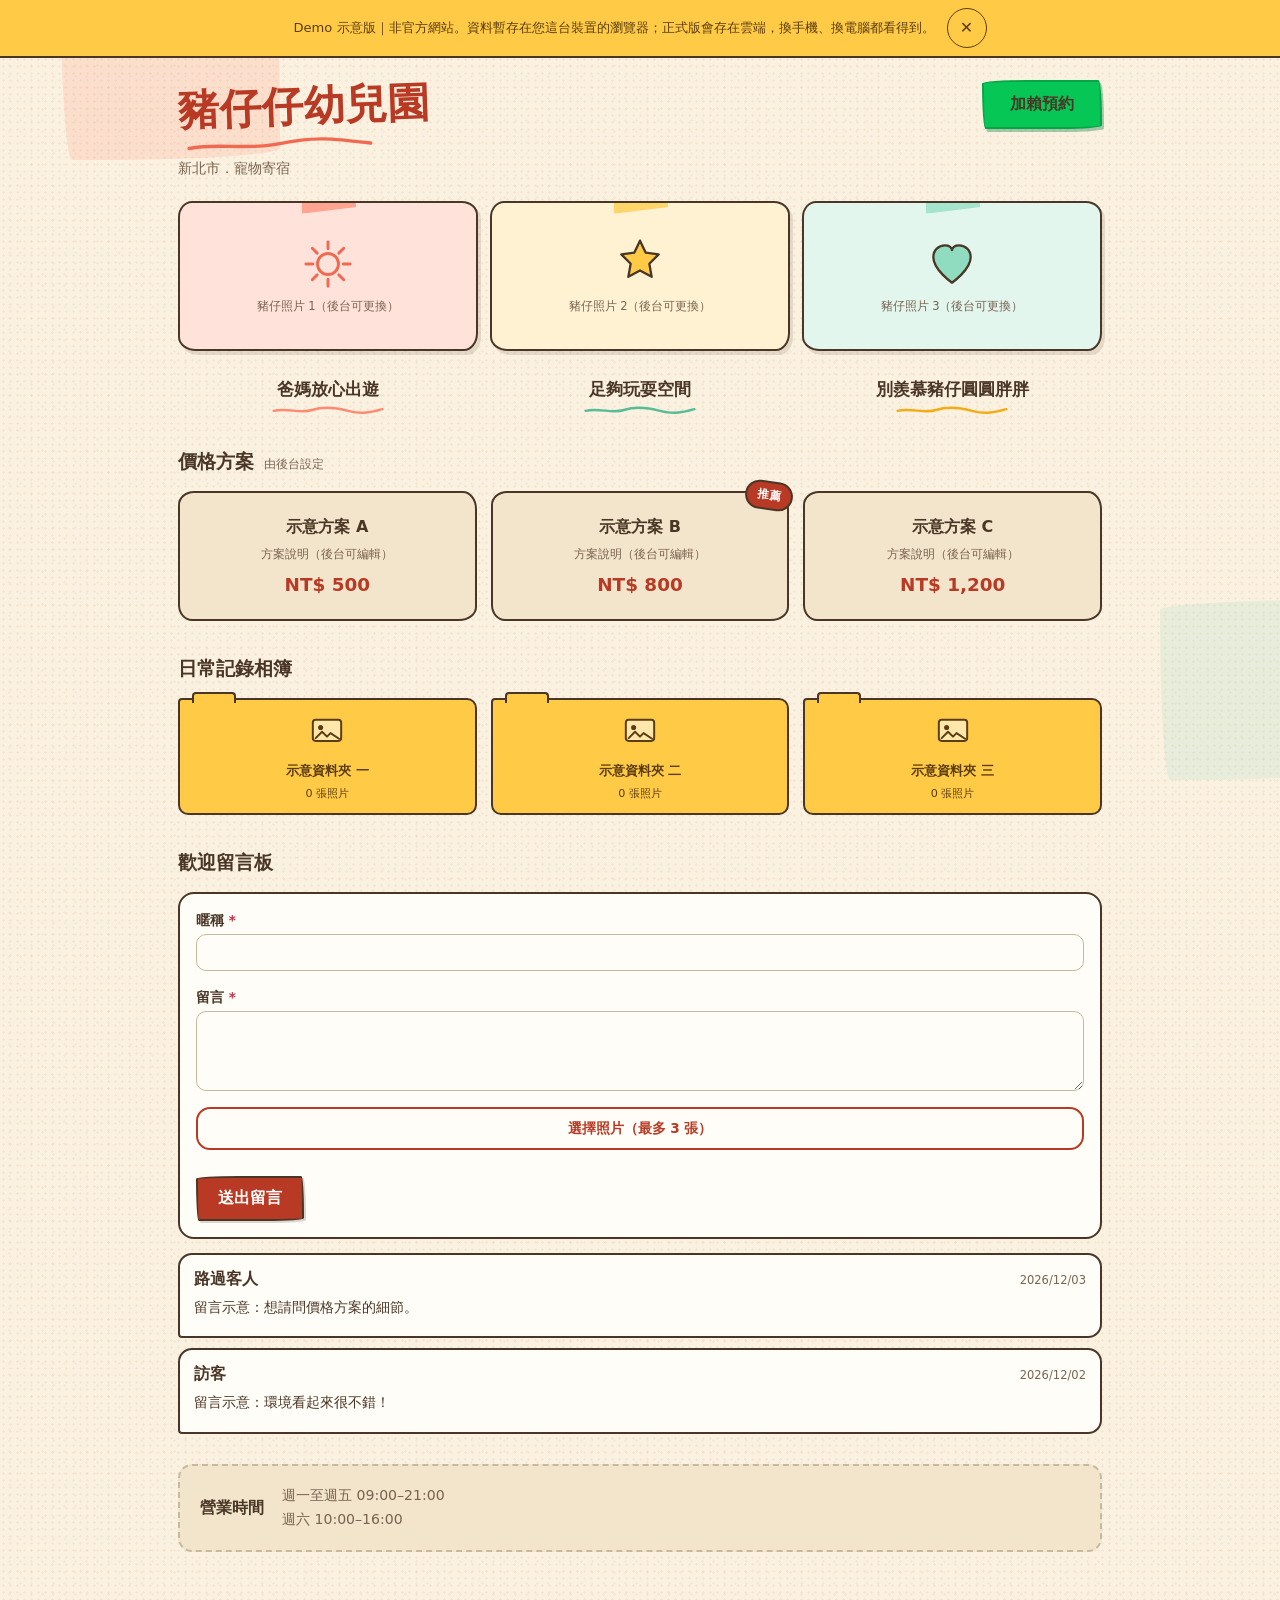
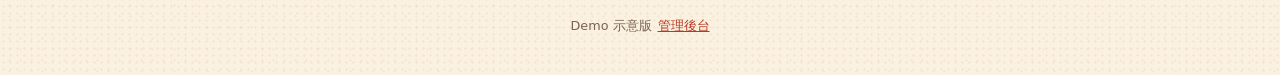
<file: index.html>
<!DOCTYPE html>
<html lang="zh-Hant">
<head>
<meta charset="UTF-8">
<meta name="viewport" content="width=device-width, initial-scale=1">
<meta name="robots" content="noindex,nofollow">
<title>豬仔仔幼兒園｜Demo 示意版</title>
<link rel="stylesheet" href="style.css">
</head>
<body>

<div class="blob" style="width:220px;height:220px;background:var(--coral);top:-60px;left:60px;"></div>
<div class="blob" style="width:180px;height:180px;background:var(--mint);bottom:120px;right:-60px;"></div>

<div id="toast-region" class="toast-region" aria-live="polite" role="status"></div>

<div id="banner" class="top-banner">
  <span>Demo 示意版｜非官方網站。資料暫存在您這台裝置的瀏覽器；正式版會存在雲端，換手機、換電腦都看得到。</span>
  <button type="button" id="bannerClose" aria-label="關閉提示">✕</button>
</div>
<script>(function(){try{if(sessionStorage.getItem('zz-banner-dismissed')==='1'){var b=document.getElementById('banner');if(b)b.style.display='none';}}catch(e){}})();</script>

<template id="tpl-hero-0">
  <div class="photo-frame pink">
    <div class="tape t1"></div>
    <img hidden alt="">
    <svg class="doodle" viewBox="0 0 48 48" aria-hidden="true"><circle cx="24" cy="24" r="9" fill="none" stroke="#f06a52" stroke-width="2.5"/><g stroke="#f06a52" stroke-width="2.5" stroke-linecap="round"><path d="M24 5v6M24 37v6M5 24h6M37 24h6M10.5 10.5l4.2 4.2M33.3 33.3l4.2 4.2M37.5 10.5l-4.2 4.2M14.7 33.3l-4.2 4.2"/></g></svg>
    <div class="cap"></div>
  </div>
</template>
<template id="tpl-hero-1">
  <div class="photo-frame yellow">
    <div class="tape t2"></div>
    <img hidden alt="">
    <svg class="doodle" viewBox="0 0 48 48" aria-hidden="true"><path d="M24 4l4.8 10.2L40 15.7l-8 8.1L34 35 24 29.6 14 35l2-11.2-8-8.1 11.2-1.5Z" fill="#ffcb47" stroke="#4a3626" stroke-width="2" stroke-linejoin="round"/></svg>
    <div class="cap"></div>
  </div>
</template>
<template id="tpl-hero-2">
  <div class="photo-frame mint">
    <div class="tape t3"></div>
    <img hidden alt="">
    <svg class="doodle" viewBox="0 0 48 48" aria-hidden="true"><path d="M24 40S8 29 8 18c0-6 4.5-10 10-10 3 0 5.5 1.6 6 4 .5-2.4 3-4 6-4 5.5 0 10 4 10 10 0 11-16 22-16 22Z" fill="#8fdcc0" stroke="#4a3626" stroke-width="2" stroke-linejoin="round"/></svg>
    <div class="cap"></div>
  </div>
</template>
<template id="tpl-squiggle">
  <svg class="squiggle" viewBox="0 0 140 10" aria-hidden="true"><path d="M2 6 C 20 2, 35 10, 50 5 S 80 2, 95 6 S 120 9, 138 4" fill="none" stroke="currentColor" stroke-width="3" stroke-linecap="round"/></svg>
</template>
<template id="tpl-folder-icon">
  <svg class="folder-thumb" viewBox="0 0 24 24" aria-hidden="true"><rect x="2" y="4" width="20" height="15" rx="2" fill="rgba(255,255,255,.55)" stroke="#5c3d12" stroke-width="1.4"/><circle cx="7.5" cy="9.5" r="1.8" fill="#5c3d12"/><path d="M4 17l4.5-4.5 3.5 3.5 2.5-2.5 6 4" fill="none" stroke="#5c3d12" stroke-width="1.4" stroke-linejoin="round" stroke-linecap="round"/></svg>
</template>

<header class="site-header">
  <div class="brand-row">
    <div>
      <div class="brand-name hand"><span id="brandTitleText">豬仔仔幼兒園</span>
        <svg class="brand-underline" viewBox="0 0 220 14" aria-hidden="true"><path d="M4 8 C 40 2, 70 13, 110 6 S 170 2, 216 9" fill="none" stroke="#f06a52" stroke-width="4" stroke-linecap="round"/></svg>
      </div>
      <p class="brand-sub">新北市．寵物寄宿</p>
    </div>
    <button type="button" class="line-btn" id="lineBtn">加賴預約</button>
  </div>
</header>

<main class="page-shell">
  <section class="hero" id="hero" aria-label="豬仔照片"></section>

  <section class="slogans" id="slogans" aria-label="標語"></section>

  <section aria-label="價格方案">
    <h2 class="sec-title hand">價格方案 <span class="cap-note">由後台設定</span></h2>
    <div id="pricing" class="pricing"></div>
  </section>

  <section aria-label="日常記錄相簿">
    <h2 class="sec-title hand">日常記錄相簿</h2>
    <div id="albumList" class="album"></div>
    <div id="folderDetail" class="folder-view" hidden>
      <button type="button" class="back-btn" id="backToAlbum">← 返回相簿</button>
      <h3 id="folderDetailName"></h3>
      <div id="folderPhotoGrid" class="photo-grid"></div>
    </div>
  </section>

  <section aria-label="歡迎留言板">
    <h2 class="sec-title hand">歡迎留言板</h2>
    <div class="board">
      <form class="msg-form" id="msgForm" novalidate>
        <div class="field">
          <label for="msgName">暱稱 <span class="req">*</span></label>
          <input type="text" id="msgName" name="msgName" maxlength="20" required>
          <span class="field-error" id="msgNameError"></span>
        </div>
        <div class="field">
          <label for="msgText">留言 <span class="req">*</span></label>
          <textarea id="msgText" name="msgText" maxlength="300" required></textarea>
          <span class="field-error" id="msgTextError"></span>
        </div>
        <div class="field">
          <input type="file" id="msgPhotos" accept="image/*" multiple class="visually-hidden">
          <label for="msgPhotos" class="btn-secondary file-picker-btn" id="msgPhotosLabel">選擇照片（最多 3 張）</label>
          <div class="msg-photo-previews" id="msgPhotoPreviews"></div>
          <span class="field-error" id="msgPhotosError"></span>
        </div>
        <div class="form-actions">
          <button type="submit" class="btn-primary">送出留言</button>
        </div>
      </form>
      <ul class="msg-list" id="msgList" aria-label="留言列表"></ul>
    </div>
  </section>

  <section class="hours" aria-label="營業時間">
    <div class="h-label hand">營業時間</div>
    <div class="h-lines" id="hoursLines"></div>
  </section>
</main>

<footer class="site-footer">
  <p>Demo 示意版<a href="admin.html">管理後台</a></p>
</footer>

<div class="sticky-line-bar">
  <button type="button" class="line-btn" id="lineBtnSticky">加賴預約</button>
</div>

<dialog id="lightbox" aria-label="照片檢視">
  <div class="lightbox-inner">
    <img id="lightboxImg" alt="">
    <div class="lightbox-controls">
      <button type="button" id="lbPrev" aria-label="上一張">‹ 上一張</button>
      <button type="button" id="lbClose">關閉</button>
      <button type="button" id="lbNext" aria-label="下一張">下一張 ›</button>
    </div>
  </div>
</dialog>

<script src="store.js"></script>
<script src="app.js"></script>
</body>
</html>
</file>
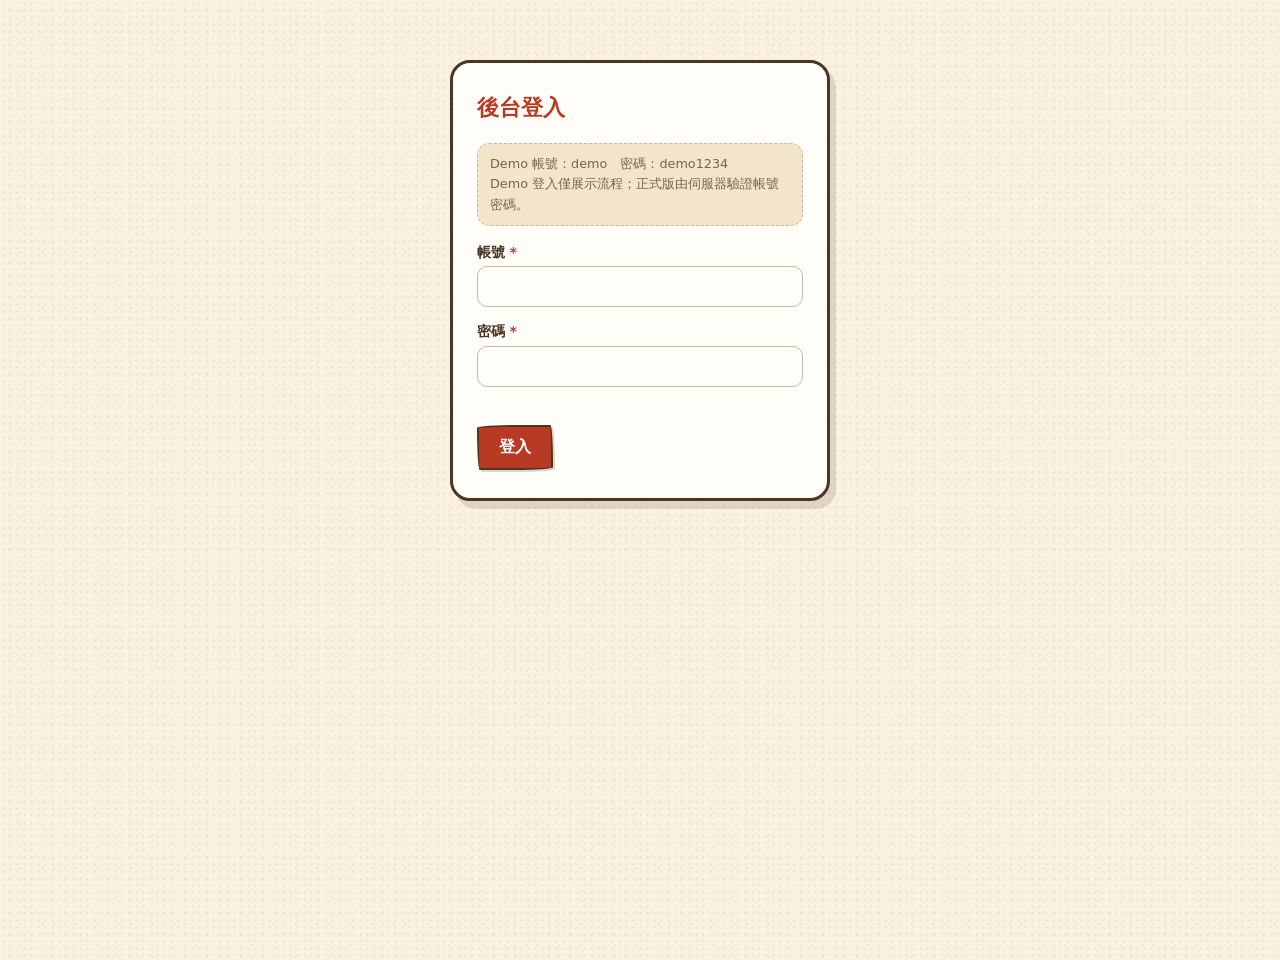
<file: admin.html>
<!DOCTYPE html>
<html lang="zh-Hant">
<head>
<meta charset="UTF-8">
<meta name="viewport" content="width=device-width, initial-scale=1">
<meta name="robots" content="noindex,nofollow">
<title>後台管理｜豬仔仔幼兒園 Demo</title>
<link rel="stylesheet" href="style.css">
</head>
<body>

<div id="toast-region" class="toast-region" aria-live="polite" role="status"></div>

<section id="loginScreen" class="admin-login">
  <h1 class="hand">後台登入</h1>
  <div class="hint-box">Demo 帳號：demo　密碼：demo1234<br>Demo 登入僅展示流程；正式版由伺服器驗證帳號密碼。</div>
  <form id="loginForm" novalidate>
    <div class="field">
      <label for="loginUser">帳號 <span class="req">*</span></label>
      <input type="text" id="loginUser" autocomplete="username" required>
    </div>
    <div class="field">
      <label for="loginPass">密碼 <span class="req">*</span></label>
      <input type="password" id="loginPass" autocomplete="current-password" required>
    </div>
    <p class="login-error" id="loginError" role="alert"></p>
    <button type="submit" class="btn-primary">登入</button>
  </form>
</section>

<div id="appShell" class="admin-shell" hidden>
  <nav class="admin-nav" id="adminNav" aria-label="後台選單">
    <button type="button" data-view="bookings" class="active">預約管理</button>
    <button type="button" data-view="customers">客戶資料</button>
    <button type="button" data-view="fees">費用資料</button>
    <button type="button" data-view="photos">日常記錄</button>
    <button type="button" data-view="plans">價格方案</button>
    <button type="button" data-view="messages">留言管理</button>
    <button type="button" data-view="settings">網站設定</button>
    <div class="admin-nav-bottom">
      <div class="nb-manager"><span class="avatar"></span>管理者：游小瑀</div>
    </div>
    <div class="admin-nav-bottom">
      <a href="index.html" target="_blank" rel="noopener">查看前台</a>
      <button type="button" id="resetDemoBtn">重置 Demo 資料</button>
      <button type="button" id="logoutBtn">登出</button>
    </div>
  </nav>

  <main class="admin-main">
    <section id="view-bookings" data-view-section>
      <h2 class="view-title">預約管理</h2>
      <div class="cal-head">
        <div class="cal-title" id="calTitle"></div>
        <div class="legend">
          <span><span class="sw" style="background:var(--yolk)"></span>待確認</span>
          <span><span class="sw" style="background:var(--mint)"></span>已確認</span>
          <span><span class="sw" style="background:#d9cfc2"></span>已取消</span>
        </div>
      </div>
      <div class="toolbar">
        <button type="button" class="btn-primary" id="newBookingBtn">＋ 新增預約</button>
        <div class="cal-nav">
          <button type="button" id="calPrev">‹ 上月</button>
          <button type="button" id="calToday">今天</button>
          <button type="button" id="calNext">下月 ›</button>
        </div>
      </div>
      <div class="status-filter" id="bookingStatusFilter">
        <button type="button" data-status="all" class="active">全部</button>
        <button type="button" data-status="待確認">待確認</button>
        <button type="button" data-status="已確認">已確認</button>
        <button type="button" data-status="已取消">已取消</button>
      </div>
      <div class="cal-scroll"><div class="cal-grid" id="calGrid"></div></div>
      <div class="day-list" id="dayList"></div>
    </section>

    <section id="view-customers" data-view-section hidden>
      <h2 class="view-title">客戶資料</h2>
      <div class="toolbar">
        <input type="search" class="search-box" id="customerSearch" placeholder="搜尋姓名／電話／寵物名" aria-label="搜尋客戶">
        <button type="button" class="btn-primary" id="newCustomerBtn">＋ 新增客戶</button>
      </div>
      <div class="card-grid" id="customerList"></div>
    </section>

    <section id="view-fees" data-view-section hidden>
      <h2 class="view-title">費用資料</h2>
      <div class="totals-row" id="feeTotals"></div>
      <div class="toolbar">
        <div class="status-filter" id="feeStatusFilter">
          <button type="button" data-status="all" class="active">全部</button>
          <button type="button" data-status="待付款">待付款</button>
          <button type="button" data-status="已付款">已付款</button>
          <button type="button" data-status="已取消">已取消</button>
        </div>
        <button type="button" class="btn-primary" id="newFeeBtn">＋ 新增費用</button>
      </div>
      <div class="table-scroll">
        <table class="data-table">
          <thead><tr><th>客戶</th><th>品項</th><th>價格</th><th>狀態</th><th>操作</th></tr></thead>
          <tbody id="feeTableBody"></tbody>
        </table>
      </div>
    </section>

    <section id="view-photos" data-view-section hidden>
      <h2 class="view-title">日常記錄</h2>
      <div id="folderListView">
        <div class="toolbar"><button type="button" class="btn-primary" id="newFolderBtn">＋ 新增資料夾</button></div>
        <div class="card-grid" id="folderCardList"></div>
      </div>
      <div id="folderDetailView" hidden>
        <button type="button" class="back-btn" id="backToFolders">← 返回資料夾</button>
        <div class="folder-toolbar">
          <h3 id="folderDetailTitle"></h3>
          <button type="button" class="btn-secondary" id="renameFolderBtn">重新命名</button>
          <label class="btn-secondary" style="cursor:pointer;">
            上傳照片
            <input type="file" id="photoUploadInput" accept="image/*" multiple style="display:none;">
          </label>
          <span class="upload-progress" id="uploadProgress" aria-live="polite"></span>
        </div>
        <div class="admin-photo-grid" id="adminPhotoGrid"></div>
      </div>
    </section>

    <section id="view-plans" data-view-section hidden>
      <h2 class="view-title">價格方案</h2>
      <div class="toolbar"><button type="button" class="btn-primary" id="newPlanBtn">＋ 新增方案</button></div>
      <div class="card-grid" id="planList"></div>
    </section>

    <section id="view-messages" data-view-section hidden>
      <h2 class="view-title">留言管理</h2>
      <div id="messageList"></div>
    </section>

    <section id="view-settings" data-view-section hidden>
      <h2 class="view-title">網站設定</h2>
      <form class="admin-form section-block" id="settingsForm" novalidate>
        <div class="field"><label for="setBrand">品牌名稱 <span class="req">*</span></label><input type="text" id="setBrand" maxlength="100" required></div>
        <div class="field"><label for="setSlogan1">標語一 <span class="req">*</span></label><input type="text" id="setSlogan1" maxlength="100" required></div>
        <div class="field"><label for="setSlogan2">標語二 <span class="req">*</span></label><input type="text" id="setSlogan2" maxlength="100" required></div>
        <div class="field"><label for="setSlogan3">標語三 <span class="req">*</span></label><input type="text" id="setSlogan3" maxlength="100" required></div>
        <div class="field"><label for="setHours1">營業時間一 <span class="req">*</span></label><input type="text" id="setHours1" maxlength="100" required></div>
        <div class="field"><label for="setHours2">營業時間二 <span class="req">*</span></label><input type="text" id="setHours2" maxlength="100" required></div>
        <div class="field"><label for="setLine">LINE 連結</label><input type="text" id="setLine" maxlength="200" placeholder="https://line.me/... 或 https://lin.ee/..."></div>
        <h3>首頁照片</h3>
        <div class="hero-settings-grid" id="heroSettingsGrid"></div>
        <div class="form-actions"><button type="submit" class="btn-primary">儲存設定</button></div>
      </form>
    </section>
  </main>
</div>

<dialog id="bookingDialog" class="admin-dialog" aria-labelledby="bookingDialogTitle">
  <div class="dialog-wrap">
    <button type="button" class="dialog-close" data-close aria-label="關閉">✕</button>
    <h2 id="bookingDialogTitle">新增預約</h2>
    <form class="admin-form" id="bookingForm" novalidate>
      <div class="field">
        <label for="bkCustomer">客戶 <span class="req">*</span></label>
        <select id="bkCustomer" required></select>
      </div>
      <button type="button" class="btn-secondary" id="qaToggle">＋ 新客戶</button>
      <div id="quickAddCustomer" hidden>
        <div class="field"><label for="qaName">新客戶姓名 <span class="req">*</span></label><input type="text" id="qaName" maxlength="100"></div>
        <div class="field"><label for="qaPhone">新客戶電話</label><input type="text" id="qaPhone" maxlength="100"></div>
        <button type="button" class="btn-secondary" id="qaConfirm">確認新增客戶</button>
      </div>
      <div class="field">
        <label for="bkPlan">方案 <span class="req">*</span></label>
        <select id="bkPlan" required></select>
      </div>
      <div class="field">
        <label for="bkStart">入住日 <span class="req">*</span></label>
        <input type="date" id="bkStart" required>
      </div>
      <div class="field">
        <label for="bkEnd">退房日 <span class="req">*</span></label>
        <input type="date" id="bkEnd" required>
        <span class="field-error" id="bkDateError"></span>
      </div>
      <div class="field">
        <label for="bkNotes">備註</label>
        <textarea id="bkNotes" maxlength="300"></textarea>
      </div>
      <div class="field">
        <label for="bkStatus">狀態 <span class="req">*</span></label>
        <select id="bkStatus">
          <option value="待確認">待確認</option>
          <option value="已確認">已確認</option>
          <option value="已取消">已取消</option>
        </select>
      </div>
      <div class="form-actions">
        <button type="submit" class="btn-primary">儲存</button>
        <button type="button" class="btn-secondary" id="bkCreateFee" hidden>建立費用</button>
        <button type="button" class="btn-danger" id="bkDelete" hidden>刪除預約</button>
      </div>
    </form>
  </div>
</dialog>

<dialog id="customerDialog" class="admin-dialog" aria-labelledby="customerDialogTitle">
  <div class="dialog-wrap">
    <button type="button" class="dialog-close" data-close aria-label="關閉">✕</button>
    <h2 id="customerDialogTitle">新增客戶</h2>
    <form class="admin-form" id="customerForm" novalidate>
      <div class="field"><label for="cuName">姓名 <span class="req">*</span></label><input type="text" id="cuName" maxlength="100" required></div>
      <div class="field"><label for="cuPhone">電話 <span class="req">*</span></label><input type="text" id="cuPhone" maxlength="100" required></div>
      <div class="field"><label for="cuPet">寵物名</label><input type="text" id="cuPet" maxlength="100"></div>
      <div class="field"><label for="cuNotes">備註</label><textarea id="cuNotes" maxlength="300"></textarea></div>
      <div class="form-actions">
        <button type="submit" class="btn-primary">儲存</button>
        <button type="button" class="btn-danger" id="cuDelete" hidden>刪除客戶</button>
      </div>
    </form>
  </div>
</dialog>

<dialog id="customerDetailDialog" class="admin-dialog customer-detail" aria-labelledby="custDetailTitle">
  <div class="dialog-wrap">
    <button type="button" class="dialog-close" data-close aria-label="關閉">✕</button>
    <h2 id="custDetailTitle"></h2>
    <dl id="custDetailInfo"></dl>
    <div class="detail-section">
      <h3>預約紀錄</h3>
      <div id="custDetailBookings"></div>
    </div>
    <div class="detail-section">
      <h3>費用紀錄</h3>
      <div id="custDetailFees"></div>
    </div>
    <div class="unpaid-total" id="custDetailUnpaid"></div>
  </div>
</dialog>

<dialog id="feeDialog" class="admin-dialog" aria-labelledby="feeDialogTitle">
  <div class="dialog-wrap">
    <button type="button" class="dialog-close" data-close aria-label="關閉">✕</button>
    <h2 id="feeDialogTitle">新增費用</h2>
    <form class="admin-form" id="feeForm" novalidate>
      <div class="field"><label for="feCustomer">客戶 <span class="req">*</span></label><select id="feCustomer" required></select></div>
      <div class="field"><label for="feBooking">關聯預約</label><select id="feBooking"></select></div>
      <div class="field"><label for="feItem">品項 <span class="req">*</span></label><input type="text" id="feItem" maxlength="100" required></div>
      <div class="field"><label for="fePrice">價格 <span class="req">*</span></label><input type="number" id="fePrice" min="0" step="1" required></div>
      <div class="field"><label for="feNotes">備註</label><textarea id="feNotes" maxlength="300"></textarea></div>
      <div class="field">
        <label for="feStatus">狀態 <span class="req">*</span></label>
        <select id="feStatus">
          <option value="待付款">待付款</option>
          <option value="已付款">已付款</option>
          <option value="已取消">已取消</option>
        </select>
      </div>
      <div class="form-actions">
        <button type="submit" class="btn-primary">儲存</button>
        <button type="button" class="btn-danger" id="feDelete" hidden>刪除費用</button>
      </div>
    </form>
  </div>
</dialog>

<dialog id="folderDialog" class="admin-dialog" aria-labelledby="folderDialogTitle">
  <div class="dialog-wrap">
    <button type="button" class="dialog-close" data-close aria-label="關閉">✕</button>
    <h2 id="folderDialogTitle">新增資料夾</h2>
    <form class="admin-form" id="folderForm" novalidate>
      <div class="field"><label for="foName">資料夾名稱 <span class="req">*</span></label><input type="text" id="foName" maxlength="100" required></div>
      <div class="form-actions"><button type="submit" class="btn-primary">儲存</button></div>
    </form>
  </div>
</dialog>

<dialog id="planDialog" class="admin-dialog" aria-labelledby="planDialogTitle">
  <div class="dialog-wrap">
    <button type="button" class="dialog-close" data-close aria-label="關閉">✕</button>
    <h2 id="planDialogTitle">新增方案</h2>
    <form class="admin-form" id="planForm" novalidate>
      <div class="field"><label for="plName">名稱 <span class="req">*</span></label><input type="text" id="plName" maxlength="100" required></div>
      <div class="field"><label for="plPrice">價格 <span class="req">*</span></label><input type="number" id="plPrice" min="0" step="1" required></div>
      <div class="field"><label for="plDesc">說明</label><input type="text" id="plDesc" maxlength="100"></div>
      <div class="field checkbox-field"><input type="checkbox" id="plRecommended"><label for="plRecommended">推薦方案</label></div>
      <div class="form-actions">
        <button type="submit" class="btn-primary">儲存</button>
        <button type="button" class="btn-danger" id="plDelete" hidden>刪除方案</button>
      </div>
    </form>
  </div>
</dialog>

<script src="store.js"></script>
<script src="admin.js"></script>
</body>
</html>
</file>
<file: style.css>
/* style.css — shared visual language for 豬仔仔幼兒園 demo (public site + admin) */

:root {
  --paper: #faf1e0;
  --paper-deep: #f3e5cc;
  --coral: #ff8a72;
  --coral-deep: #b83a24;
  --yolk: #ffcb47;
  --yolk-deep: #f3ac16;
  --mint: #8fdcc0;
  --mint-deep: #57bd97;
  --ink: #4a3626;
  --ink-soft: #7a6350;
  --line: #c9b8a0;
  --white: #fffdf7;
  --line-green: #06c755;
  --danger: #c43048;
  --cancel-bg: #d9cfc2;
  --font: 'PingFang TC', 'Noto Sans TC', 'Microsoft JhengHei', system-ui, sans-serif;
}

* { box-sizing: border-box; }
html, body { margin: 0; padding: 0; }
[hidden] { display: none !important; }
body {
  background: var(--paper);
  background-image:
    radial-gradient(rgba(180, 140, 90, .10) 1px, transparent 1.4px),
    radial-gradient(rgba(180, 140, 90, .08) 1px, transparent 1.4px);
  background-size: 7px 7px, 11px 11px;
  background-position: 0 0, 4px 5px;
  color: var(--ink);
  font-family: var(--font);
  line-height: 1.5;
  min-height: 100vh;
}
h1, h2, h3, p, ul, ol, figure { margin: 0; }
ul { padding: 0; list-style: none; }
img { max-width: 100%; display: block; }
button, input, select, textarea { font-family: inherit; font-size: 1rem; }
a { color: var(--coral-deep); }

:focus-visible {
  outline: 3px solid var(--coral-deep);
  outline-offset: 2px;
  border-radius: 4px;
}

.hand { font-family: var(--font); }

/* decorative background blobs — plain crayon-ish shapes, no imagery */
.blob {
  position: fixed;
  border-radius: 255px 15px 225px 15px / 15px 225px 15px 255px;
  opacity: .18;
  pointer-events: none;
  z-index: 0;
}

.visually-hidden {
  position: absolute; width: 1px; height: 1px; overflow: hidden;
  clip: rect(0 0 0 0); white-space: nowrap; border: 0; padding: 0; margin: -1px;
}

/* ---------------- toast ---------------- */
.toast-region {
  position: fixed; left: 50%; bottom: 84px; transform: translateX(-50%);
  z-index: 500; display: flex; flex-direction: column; gap: 8px;
  pointer-events: none; width: min(92vw, 420px);
}
.toast {
  background: var(--ink); color: var(--white); border-radius: 12px;
  padding: 10px 16px; font-size: .9rem; text-align: center;
  box-shadow: 2px 3px 0 rgba(0, 0, 0, .2);
}
.toast-error { background: var(--danger); }
.toast-success { background: var(--mint-deep); color: #1b3a2c; }

/* ---------------- squiggle ---------------- */
.squiggle { display: block; width: 100%; height: 8px; margin-top: 2px; }

/* =====================================================================
   PUBLIC SITE (index.html)
   ===================================================================== */

.top-banner {
  background: var(--yolk); border-bottom: 2px solid var(--ink);
  color: #5c3d12; font-size: .82rem; padding: 8px 14px;
  display: flex; align-items: center; justify-content: center; gap: 12px;
  text-align: center; position: relative;
}
.top-banner button {
  background: none; border: 1.5px solid #5c3d12; border-radius: 50%;
  width: 40px; height: 40px; flex: 0 0 auto; cursor: pointer; color: #5c3d12;
  font-weight: 700; line-height: 1; display: flex; align-items: center; justify-content: center;
}

.site-header, .page-shell {
  max-width: 960px; margin: 0 auto; padding: 0 18px;
  position: relative; z-index: 1;
}

.brand-row {
  display: flex; align-items: flex-start; justify-content: space-between;
  gap: 14px; flex-wrap: wrap; padding-top: 22px;
}
.brand-name {
  font-size: clamp(1.8rem, 5vw, 2.6rem); font-weight: 700; color: var(--coral-deep);
  display: inline-block; transform: rotate(-2deg); transform-origin: left center;
}
.brand-underline { display: block; width: 80%; height: 12px; }
.brand-sub { font-size: .85rem; color: var(--ink-soft); margin-top: 4px; }

.line-btn {
  background: var(--line-green); color: var(--ink); font-weight: 700; font-size: 1rem;
  padding: 12px 26px; border-radius: 255px 20px 225px 20px / 20px 225px 20px 255px;
  border: 2.5px solid #05a648; box-shadow: 2px 3px 0 rgba(5, 120, 60, .35);
  white-space: nowrap; cursor: pointer; display: inline-block; text-decoration: none;
  flex: 0 0 auto;
}
.line-btn:hover { filter: brightness(1.04); }

.sticky-line-bar {
  display: none; position: fixed; left: 0; right: 0; bottom: 0; z-index: 90;
  background: var(--paper-deep); border-top: 2.5px solid var(--ink);
  padding: 10px 16px; text-align: center;
}
.sticky-line-bar .line-btn { width: 100%; text-align: center; }

.hero {
  display: grid; grid-template-columns: repeat(auto-fit, minmax(108px, 1fr));
  gap: 12px; margin-top: 22px;
}
.photo-frame {
  position: relative; background: var(--white); min-height: 150px;
  border: 2.5px solid var(--ink); border-radius: 14px 16px 14px 18px / 16px 14px 18px 14px;
  display: flex; flex-direction: column; align-items: center; justify-content: center; gap: 6px;
  box-shadow: 3px 4px 0 rgba(74, 54, 38, .12); padding: 12px; overflow: hidden;
}
.photo-frame.pink { background: #ffe3da; }
.photo-frame.yellow { background: #fff2d2; }
.photo-frame.mint { background: #e2f6ee; }
.photo-frame img { width: 100%; height: 118px; object-fit: cover; border-radius: 8px; }
.photo-frame .doodle { width: 56px; height: 56px; }
.photo-frame .cap { font-size: .72rem; color: var(--ink-soft); text-align: center; }
.tape {
  position: absolute; top: -11px; left: 50%; transform: translateX(-50%) rotate(-4deg);
  width: 56px; height: 20px; clip-path: polygon(4% 10%, 96% 0%, 100% 85%, 2% 100%);
}
.tape.t1 { background: rgba(255, 138, 114, .7); }
.tape.t2 { background: rgba(255, 203, 71, .75); }
.tape.t3 { background: rgba(143, 220, 192, .75); }

.slogans {
  display: grid; grid-template-columns: repeat(auto-fit, minmax(120px, 1fr));
  gap: 12px; margin-top: 26px; text-align: center;
}
.slogan { font-size: 1.05rem; font-weight: 700; }
.slogan svg { display: block; width: 88%; margin: 4px auto 0; }

.sec-title {
  font-size: 1.2rem; font-weight: 700; margin-top: 34px;
  display: flex; align-items: baseline; gap: 10px; flex-wrap: wrap;
}
.sec-title .cap-note { font-size: .74rem; color: var(--ink-soft); font-weight: 400; }

.pricing {
  display: grid; grid-template-columns: repeat(auto-fit, minmax(140px, 1fr));
  gap: 14px; margin-top: 14px;
}
.price-card {
  position: relative; background: var(--paper-deep);
  border: 2px solid var(--ink); border-radius: 16px 14px 18px 14px / 14px 18px 14px 16px;
  padding: 22px 12px 20px; text-align: center;
}
.price-card .plan { font-size: 1rem; font-weight: 700; }
.price-card .desc { font-size: .78rem; color: var(--ink-soft); margin-top: 6px; }
.price-card .amt { font-size: 1.15rem; font-weight: 700; color: var(--coral-deep); margin-top: 8px; }
.badge-rec {
  position: absolute; top: -12px; right: -6px; transform: rotate(8deg);
  background: var(--coral-deep); color: #fff; font-size: .72rem; font-weight: 700;
  padding: 4px 10px; border-radius: 20px; border: 2px solid var(--ink);
}

.album { display: grid; grid-template-columns: repeat(auto-fit, minmax(120px, 1fr)); gap: 14px; margin-top: 14px; }
.folder {
  position: relative; min-height: 96px; background: var(--yolk); cursor: pointer;
  border: 2px solid var(--ink); border-radius: 4px 10px 10px 10px;
  display: flex; flex-direction: column; align-items: center; justify-content: center; gap: 6px;
  padding: 14px 8px 10px; text-align: center;
}
.folder::before {
  content: ""; position: absolute; top: -8px; left: 12px; width: 40px; height: 9px;
  background: var(--yolk); border: 2px solid var(--ink); border-bottom: none; border-radius: 4px 4px 0 0;
}
.folder img { width: 40px; height: 40px; object-fit: cover; border-radius: 6px; border: 1.5px solid var(--ink); }
.folder .folder-thumb { width: 34px; height: 34px; }
.folder span.fname { font-size: .8rem; font-weight: 600; color: #5c3d12; }
.folder span.fcount { font-size: .7rem; color: #5c3d12; }
.folder:hover { filter: brightness(1.03); }

.folder-view { margin-top: 14px; }
.folder-view .back-btn {
  background: var(--white); border: 2px solid var(--ink); border-radius: 14px;
  padding: 8px 16px; font-weight: 700; cursor: pointer; margin-bottom: 14px;
}
.photo-grid { display: grid; grid-template-columns: repeat(auto-fill, minmax(90px, 1fr)); gap: 10px; }
.photo-grid button.photo-thumb {
  padding: 0; border: 2px solid var(--ink); border-radius: 10px; overflow: hidden;
  cursor: pointer; background: var(--white); aspect-ratio: 1 / 1;
}
.photo-grid img { width: 100%; height: 100%; object-fit: cover; }
.empty-note { color: var(--ink-soft); font-size: .9rem; padding: 20px 0; text-align: center; }

dialog#lightbox {
  border: 3px solid var(--ink); border-radius: 18px; padding: 0; max-width: 92vw; max-height: 88vh;
  background: var(--white);
}
dialog#lightbox::backdrop { background: rgba(74, 54, 38, .55); }
.lightbox-inner { display: flex; flex-direction: column; align-items: center; padding: 14px; gap: 10px; max-height: 84vh; }
.lightbox-inner img { max-height: 66vh; max-width: 82vw; object-fit: contain; border-radius: 10px; }
.lightbox-controls { display: flex; align-items: center; gap: 16px; }
.lightbox-controls button { background: var(--paper-deep); border: 2px solid var(--ink); border-radius: 10px; padding: 6px 14px; cursor: pointer; font-weight: 700; }

.board { margin-top: 14px; display: flex; flex-direction: column; gap: 14px; }
.msg-form { background: var(--white); border: 2px solid var(--ink); border-radius: 16px; padding: 16px; display: flex; flex-direction: column; gap: 12px; }
.msg-form .field { display: flex; flex-direction: column; gap: 4px; }
.msg-form label { font-weight: 700; font-size: .85rem; }
.msg-form input[type=text], .msg-form textarea {
  border: 1.5px solid var(--line); border-radius: 10px; padding: 8px 10px; background: var(--white); color: var(--ink);
}
.msg-form textarea { min-height: 80px; resize: vertical; }
.field-error { color: var(--danger); font-size: .78rem; }
.req { color: var(--danger); }
.msg-photo-previews { display: flex; gap: 8px; flex-wrap: wrap; }
.msg-photo-previews .prev-item { position: relative; width: 64px; height: 64px; }
.msg-photo-previews img { width: 100%; height: 100%; object-fit: cover; border-radius: 8px; border: 1.5px solid var(--line); }
.msg-photo-previews button {
  position: absolute; top: -6px; right: -6px; width: 20px; height: 20px; border-radius: 50%;
  background: var(--danger); color: #fff; border: none; cursor: pointer; font-size: .7rem; line-height: 1;
}
.upload-btn, .btn-secondary {
  background: var(--white); border: 2px solid var(--coral-deep); color: var(--coral-deep);
  border-radius: 14px; padding: 9px 16px; font-size: .85rem; font-weight: 700; cursor: pointer;
  display: inline-flex; align-items: center; justify-content: center;
}
.btn-primary {
  background: var(--coral-deep); color: #fff; font-weight: 700; border: 2px solid var(--ink);
  border-radius: 255px 16px 225px 16px / 16px 225px 16px 255px; padding: 10px 20px; cursor: pointer;
  box-shadow: 2px 2px 0 rgba(74, 54, 38, .2);
}
.btn-danger { background: var(--danger); color: #fff; border: 2px solid var(--ink); border-radius: 12px; padding: 9px 16px; cursor: pointer; font-weight: 700; }

/* custom Chinese file-picker button: visually-hidden input immediately
   followed by a <label> styled as a button (native "Choose File" text
   never shows; keyboard focus on the input still shows a visible ring
   on the label via the adjacent-sibling selector below). */
.file-picker-btn { cursor: pointer; }
input.visually-hidden:focus-visible + .file-picker-btn {
  outline: 3px solid var(--coral-deep); outline-offset: 2px;
}

.msg-list { display: flex; flex-direction: column; gap: 10px; }
.msg {
  background: var(--white); border: 2px solid var(--ink); border-radius: 14px 14px 14px 4px;
  padding: 12px 14px; display: flex; flex-direction: column; gap: 6px;
}
.msg-head { display: flex; justify-content: space-between; align-items: baseline; gap: 8px; flex-wrap: wrap; }
.msg-name { font-weight: 700; }
.msg-date { font-size: .72rem; color: var(--ink-soft); }
.msg-text { font-size: .9rem; }
.msg-photos { display: flex; gap: 8px; flex-wrap: wrap; }
.msg-photos button { padding: 0; border: 1.5px solid var(--line); border-radius: 8px; overflow: hidden; width: 56px; height: 56px; cursor: pointer; background: var(--paper-deep); }
.msg-photos img { width: 100%; height: 100%; object-fit: cover; }

.hours {
  margin-top: 30px; display: flex; align-items: center; gap: 18px; background: var(--paper-deep);
  border: 2px dashed var(--line); border-radius: 14px; padding: 18px 20px; flex-wrap: wrap;
}
.hours .h-label { font-size: 1rem; font-weight: 700; }
.hours .h-lines { font-size: .88rem; color: var(--ink-soft); line-height: 1.7; white-space: pre-line; }

.site-footer {
  margin-top: 40px; padding: 24px 18px 100px; text-align: center; font-size: .8rem;
  color: var(--ink-soft); position: relative; z-index: 1;
}
.site-footer a { margin-left: 6px; }

@media (max-width: 640px) {
  .sticky-line-bar { display: block; }
  .brand-row .line-btn { display: none; }
  .toast-region { bottom: 78px; }
}
@media (min-width: 641px) {
  .site-footer { padding-bottom: 40px; }
}

/* =====================================================================
   ADMIN (admin.html)
   ===================================================================== */

.admin-login {
  max-width: 380px; margin: 60px auto; background: var(--white); border: 3px solid var(--ink);
  border-radius: 20px; padding: 28px 24px; box-shadow: 6px 8px 0 rgba(74, 54, 38, .15);
}
.admin-login h1 { font-size: 1.4rem; margin-bottom: 18px; color: var(--coral-deep); }
.admin-login .field { display: flex; flex-direction: column; gap: 4px; margin-bottom: 14px; }
.admin-login label { font-weight: 700; font-size: .85rem; }
.admin-login input {
  border: 1.5px solid var(--line); border-radius: 10px; padding: 10px 12px; background: var(--white); color: var(--ink);
}
.hint-box { background: var(--paper-deep); border: 1.5px dashed var(--line); border-radius: 12px; padding: 10px 12px; font-size: .8rem; color: var(--ink-soft); margin-bottom: 16px; line-height: 1.6; }
.login-error { color: var(--danger); font-size: .85rem; min-height: 1.2em; margin-bottom: 8px; }

.admin-shell { display: flex; flex-direction: column; min-height: 100vh; }
.admin-nav {
  display: flex; flex-wrap: wrap; background: var(--paper-deep); border-bottom: 2.5px solid var(--ink);
  flex: 0 0 auto; padding: 4px;
}
.admin-nav button[data-view] {
  background: none; border: 2px solid transparent; margin: 4px; border-radius: 10px;
  padding: 10px 14px; font-weight: 600; color: var(--ink); white-space: nowrap; cursor: pointer;
  font-size: .88rem; min-height: 40px; flex: 0 1 auto;
}
.admin-nav button[data-view].active { background: var(--white); border-color: var(--ink); color: var(--coral-deep); font-weight: 700; }
/* on the mobile wrapped-row nav, the bottom block always starts its own row */
.admin-nav-bottom {
  display: flex; flex-direction: column; gap: 2px; flex: 1 1 100%;
  padding: 10px 14px; font-size: .78rem; color: var(--ink-soft); border-top: 1.5px solid var(--line);
}
.admin-nav-bottom .nb-manager { display: flex; align-items: center; gap: 6px; padding: 5px 4px; }
.admin-nav-bottom a, .admin-nav-bottom button {
  display: flex; align-items: center; min-height: 40px; width: 100%; max-width: 100%; box-sizing: border-box; font-family: inherit;
  text-align: left; white-space: nowrap; overflow: hidden; text-overflow: ellipsis;
  background: none; border: none; color: var(--ink-soft); font-size: .78rem; line-height: 1.3;
  padding: 4px; cursor: pointer; border-radius: 8px;
}
.admin-nav-bottom a:hover, .admin-nav-bottom button:hover,
.admin-nav-bottom a:focus-visible, .admin-nav-bottom button:focus-visible { background: var(--white); color: var(--ink); }
.avatar { width: 18px; height: 18px; border-radius: 50%; background: var(--mint); border: 1.5px solid var(--ink); flex: 0 0 auto; }

.admin-main { flex: 1; padding: 18px 16px 60px; max-width: 1100px; width: 100%; margin: 0 auto; }
.view-title { font-size: 1.25rem; font-weight: 700; margin-bottom: 14px; }

@media (max-width: 899px) {
  /* one compact row under the tabs so page content starts sooner on phones */
  .admin-nav-bottom { flex-direction: row; flex-wrap: wrap; align-items: center; gap: 0 4px; padding: 4px 10px; }
  .admin-nav-bottom .nb-manager { margin-right: auto; }
  .admin-nav-bottom a, .admin-nav-bottom button { width: auto; padding: 4px 8px; }
}

@media (min-width: 900px) {
  .admin-shell { flex-direction: row; }
  .admin-nav { flex-direction: column; flex-wrap: nowrap; width: 200px; flex: 0 0 200px; border-bottom: none; border-right: 2.5px solid var(--ink); height: 100vh; position: sticky; top: 0; }
  .admin-nav button[data-view] { text-align: left; margin: 3px 8px; }
  .admin-nav-bottom { flex: 0 0 auto; }
  .admin-main { padding: 24px 28px 60px; max-width: none; }
}

.toolbar { display: flex; align-items: center; justify-content: space-between; gap: 10px; flex-wrap: wrap; margin-bottom: 14px; }
.cal-head { display: flex; align-items: center; justify-content: space-between; gap: 10px; flex-wrap: wrap; margin-bottom: 10px; }
.cal-title { font-size: 1.1rem; font-weight: 700; }
.cal-nav { display: flex; gap: 8px; align-items: center; }
.cal-nav button { background: var(--white); border: 1.5px solid var(--line); border-radius: 10px; padding: 6px 14px; cursor: pointer; font-size: .85rem; min-height: 40px; }

.legend { display: flex; gap: 14px; font-size: .8rem; color: var(--ink-soft); flex-wrap: wrap; margin-bottom: 10px; }
.legend .sw { width: 11px; height: 11px; border-radius: 3px; display: inline-block; margin-right: 4px; border: 1px solid rgba(0, 0, 0, .18); vertical-align: -1px; }

.status-filter { display: flex; gap: 6px; flex-wrap: wrap; }
.status-filter button {
  background: var(--white); border: 1.5px solid var(--line); border-radius: 20px; padding: 8px 14px; font-size: .78rem; cursor: pointer;
  min-height: 40px;
}
.status-filter button.active { background: var(--coral-deep); color: #fff; border-color: var(--ink); font-weight: 700; }

.cal-scroll { overflow-x: auto; }
.cal-grid { min-width: 560px; border: 1.5px solid var(--line); border-radius: 10px; overflow: hidden; background: var(--white); }
.cal-row { display: grid; grid-template-columns: repeat(7, 1fr); }
.cal-row.head { background: var(--paper-deep); font-weight: 700; text-align: center; font-size: .78rem; }
.cal-row.head .cal-cell { min-height: 0; padding: 8px 2px; align-items: center; justify-content: center; cursor: default; }
.cal-cell {
  border-right: 1px solid #ece2d0; border-bottom: 1px solid #ece2d0; min-height: 78px;
  padding: 4px 5px; font-size: .72rem; color: var(--ink-soft); display: flex; flex-direction: column; gap: 3px;
  cursor: pointer; background: var(--white);
}
.cal-cell.other-month { background: #faf6ec; color: #c3b6a2; }
.cal-cell.selected { outline: 2.5px solid var(--coral-deep); outline-offset: -2.5px; }
.cal-cell .dnum { font-size: .72rem; font-weight: 700; color: var(--ink); }
.chip {
  font-size: .68rem; font-weight: 700; border-radius: 6px; padding: 2px 5px; color: #3a2a18;
  white-space: nowrap; overflow: hidden; text-overflow: ellipsis; border: 1px solid rgba(0, 0, 0, .18);
  cursor: pointer; text-align: left; width: 100%;
}
/* status colour utilities — shared by calendar .chip (full-width, in a day
   cell) and .pill (inline, fit-content, used in lists/dialogs — item 14) */
.status-待確認 { background: var(--yolk); }
.status-已確認 { background: var(--mint); }
.status-已取消 { background: var(--cancel-bg); color: #4a3626; text-decoration: line-through; }
.status-待付款 { background: var(--yolk); }
.status-已付款 { background: var(--mint); }
.pill {
  display: inline-block; width: fit-content; max-width: 100%; font-size: .72rem; font-weight: 700;
  border-radius: 20px; padding: 3px 12px; color: #3a2a18; border: 1px solid rgba(0, 0, 0, .18);
  white-space: nowrap; overflow: hidden; text-overflow: ellipsis;
}

/* compact calendar chips on narrow screens — dots + count, no horizontal
   scroll needed; full per-booking detail lives in the day list below. */
.cal-dots { display: flex; align-items: center; gap: 3px; flex-wrap: wrap; }
.cal-dot { width: 7px; height: 7px; border-radius: 50%; display: inline-block; flex: 0 0 auto; }
.cal-dot.status-待確認 { background: var(--yolk-deep); }
.cal-dot.status-已確認 { background: var(--mint-deep); }
.cal-dot.status-已取消 { background: var(--ink-soft); }
.cal-count { font-size: .64rem; font-weight: 700; color: var(--ink); }

.day-list { margin-top: 16px; }
.day-list h3 { font-size: 1rem; margin-bottom: 8px; }
.booking-row, .list-card {
  background: var(--white); border: 1.5px solid var(--line); border-radius: 12px; padding: 10px 12px;
  display: flex; align-items: center; justify-content: space-between; gap: 10px; margin-bottom: 8px; flex-wrap: wrap;
}
.b-info { display: flex; flex-direction: column; gap: 2px; font-size: .85rem; }
.list-card { align-items: flex-start; }
.list-card .msg-photos { margin-top: 4px; }

.card-grid { display: grid; grid-template-columns: repeat(auto-fill, minmax(240px, 1fr)); gap: 12px; }
.data-card {
  background: var(--white); border: 1.5px solid var(--line); border-radius: 14px; padding: 14px; cursor: pointer;
  display: flex; flex-direction: column; gap: 4px;
}
.data-card:hover { border-color: var(--coral-deep); }
.data-card .card-title { font-weight: 700; }
.data-card .card-sub { font-size: .8rem; color: var(--ink-soft); }
.data-card .card-actions { display: flex; gap: 8px; margin-top: 8px; }
.data-card .card-actions button { font-size: .76rem; padding: 8px 12px; min-height: 40px; }

.search-box { width: 100%; max-width: 360px; border: 1.5px solid var(--line); border-radius: 10px; padding: 9px 12px; margin-bottom: 14px; }

.totals-row { display: flex; gap: 12px; flex-wrap: wrap; margin-bottom: 14px; }
.total-pill { background: var(--paper-deep); border: 1.5px solid var(--line); border-radius: 12px; padding: 8px 14px; font-size: .85rem; }
.total-pill strong { color: var(--coral-deep); }

table.data-table { width: 100%; min-width: 520px; border-collapse: collapse; font-size: .85rem; }
table.data-table th, table.data-table td { text-align: left; padding: 8px 10px; border-bottom: 1px solid var(--line); }
table.data-table th { color: var(--ink-soft); font-weight: 700; font-size: .78rem; }
.table-scroll { overflow-x: auto; }

@media (max-width: 600px) {
  .cal-scroll { overflow-x: visible; }
  .cal-grid { min-width: 0; }
  .cal-cell { min-height: 46px; padding: 3px 2px; font-size: .62rem; }
  .cal-row.head .cal-cell { padding: 6px 1px; }
  .cal-cell .dnum { font-size: .68rem; }
}

select.status-select { border: 1.5px solid var(--line); border-radius: 8px; padding: 4px 6px; font-size: .78rem; }

form.admin-form { display: flex; flex-direction: column; gap: 12px; }
form.admin-form .field { display: flex; flex-direction: column; gap: 4px; }
form.admin-form label { font-weight: 700; font-size: .85rem; }
form.admin-form .req { color: var(--danger); }
form.admin-form input, form.admin-form select, form.admin-form textarea {
  border: 1.5px solid var(--line); border-radius: 10px; padding: 8px 10px; background: var(--white); color: var(--ink);
}
form.admin-form textarea { min-height: 70px; resize: vertical; }
form.admin-form .checkbox-field { flex-direction: row; align-items: center; gap: 8px; }
.form-actions { display: flex; gap: 10px; flex-wrap: wrap; margin-top: 6px; }

dialog.admin-dialog {
  border: 3px solid var(--ink); border-radius: 18px; padding: 20px; max-width: min(92vw, 480px); width: 100%;
  background: var(--white); box-shadow: 6px 8px 0 rgba(74, 54, 38, .15);
}
dialog.admin-dialog::backdrop { background: rgba(74, 54, 38, .5); }
dialog.admin-dialog h2 { font-size: 1.1rem; margin-bottom: 14px; }
.dialog-close {
  position: absolute; top: 8px; right: 8px; width: 40px; height: 40px; border-radius: 50%;
  background: none; border: none; font-size: 1.2rem; cursor: pointer; color: var(--ink-soft);
  display: flex; align-items: center; justify-content: center;
}
.dialog-close:hover { background: var(--paper-deep); }
.dialog-wrap { position: relative; }

.customer-detail dl { display: grid; grid-template-columns: auto 1fr; gap: 4px 10px; font-size: .85rem; margin-bottom: 14px; }
.customer-detail dt { color: var(--ink-soft); }
.detail-section { margin-top: 14px; }
.detail-section h3 { font-size: .95rem; margin-bottom: 8px; }
.unpaid-total { font-size: 1.05rem; font-weight: 700; color: var(--coral-deep); background: var(--paper-deep); border-radius: 12px; padding: 10px 14px; margin-top: 12px; }

.folder-toolbar { display: flex; align-items: center; gap: 10px; flex-wrap: wrap; margin-bottom: 14px; }
.upload-progress { font-size: .8rem; color: var(--ink-soft); }
.admin-photo-grid { display: grid; grid-template-columns: repeat(auto-fill, minmax(120px, 1fr)); gap: 12px; }
.admin-photo-card { border: 1.5px solid var(--line); border-radius: 12px; overflow: hidden; background: var(--white); }
.admin-photo-card img { width: 100%; height: 110px; object-fit: cover; }
.admin-photo-card .apc-actions { display: flex; gap: 4px; padding: 6px; flex-wrap: wrap; }
.admin-photo-card .apc-actions button { font-size: .7rem; padding: 4px 6px; flex: 1; }
.cover-badge { background: var(--yolk); font-size: .68rem; font-weight: 700; padding: 2px 8px; text-align: center; }

.hero-setting { display: flex; flex-direction: column; gap: 8px; border: 1.5px solid var(--line); border-radius: 12px; padding: 10px; }
.hero-setting img { width: 100%; height: 120px; object-fit: cover; border-radius: 8px; }
.hero-settings-grid { display: grid; grid-template-columns: repeat(auto-fit, minmax(160px, 1fr)); gap: 12px; margin: 10px 0 18px; }

.danger-zone { margin-top: 30px; padding-top: 16px; border-top: 2px dashed var(--line); display: flex; gap: 10px; flex-wrap: wrap; align-items: center; }

.section-block { background: var(--white); border: 1.5px solid var(--line); border-radius: 16px; padding: 16px; margin-bottom: 20px; }
.msg-photo-thumb { width: 56px; height: 56px; object-fit: cover; border-radius: 8px; border: 1.5px solid var(--line); }

.dbfail {
  max-width: 480px; margin: 80px auto; text-align: center; padding: 24px; background: var(--white);
  border: 3px solid var(--danger); border-radius: 16px; color: var(--ink);
}

@media (max-width: 480px) {
  .admin-main { padding: 14px 10px 60px; }
  .toolbar, .cal-head { flex-direction: column; align-items: flex-start; }
}
</file>
